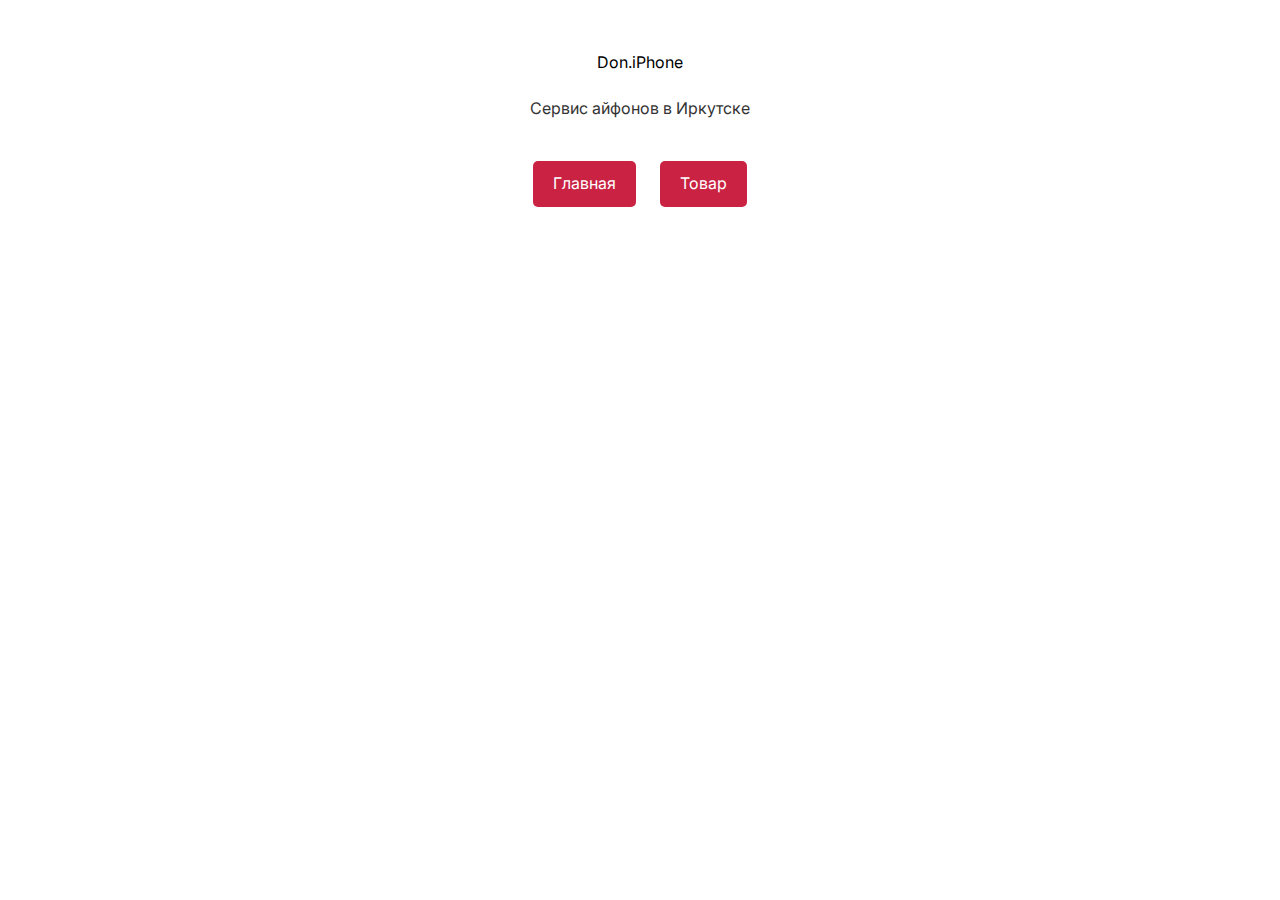
<file: index.html>
<!DOCTYPE html>
<html lang="ru">
<head>
    <meta charset="UTF-8">
    <meta name="viewport" content="width=device-width, initial-scale=1.0">
    <title>Don.iPhone</title>
    <link rel="preconnect" href="https://fonts.googleapis.com">
    <link rel="preconnect" href="https://fonts.gstatic.com" crossorigin>
    <link href="https://fonts.googleapis.com/css2?family=Inter:wght@300;400;500;600;700&display=swap" rel="stylesheet">
    <link rel="stylesheet" href="https://cdnjs.cloudflare.com/ajax/libs/font-awesome/6.4.0/css/all.min.css">
    <link rel="stylesheet" href="/assets/style/reset.css">
    <link rel="stylesheet" href="/assets/style/style.css">
    <style>
        body {
            text-align: center;
            padding: 50px;
            font-family: 'Inter', sans-serif;
            background-color: #fff;
            color: #333;
        }
        
        h1 {
            color: #000;
            margin-bottom: 20px;
        }
        
        p {
            margin-bottom: 30px;
            color: #333;
        }
        
        a {
            display: inline-block;
            margin: 10px;
            padding: 10px 20px;
            background: #c92243;
            color: white;
            text-decoration: none;
            border-radius: 5px;
        }
        
        a:hover {
            background: #333;
        }
    </style>
</head>
<body>
    <h1>Don.iPhone</h1>
    <p>Сервис айфонов в Иркутске</p>
    
    <a href="home.html">Главная</a>
    <a href="product.html">Товар</a>
</body>
</html>
</file>
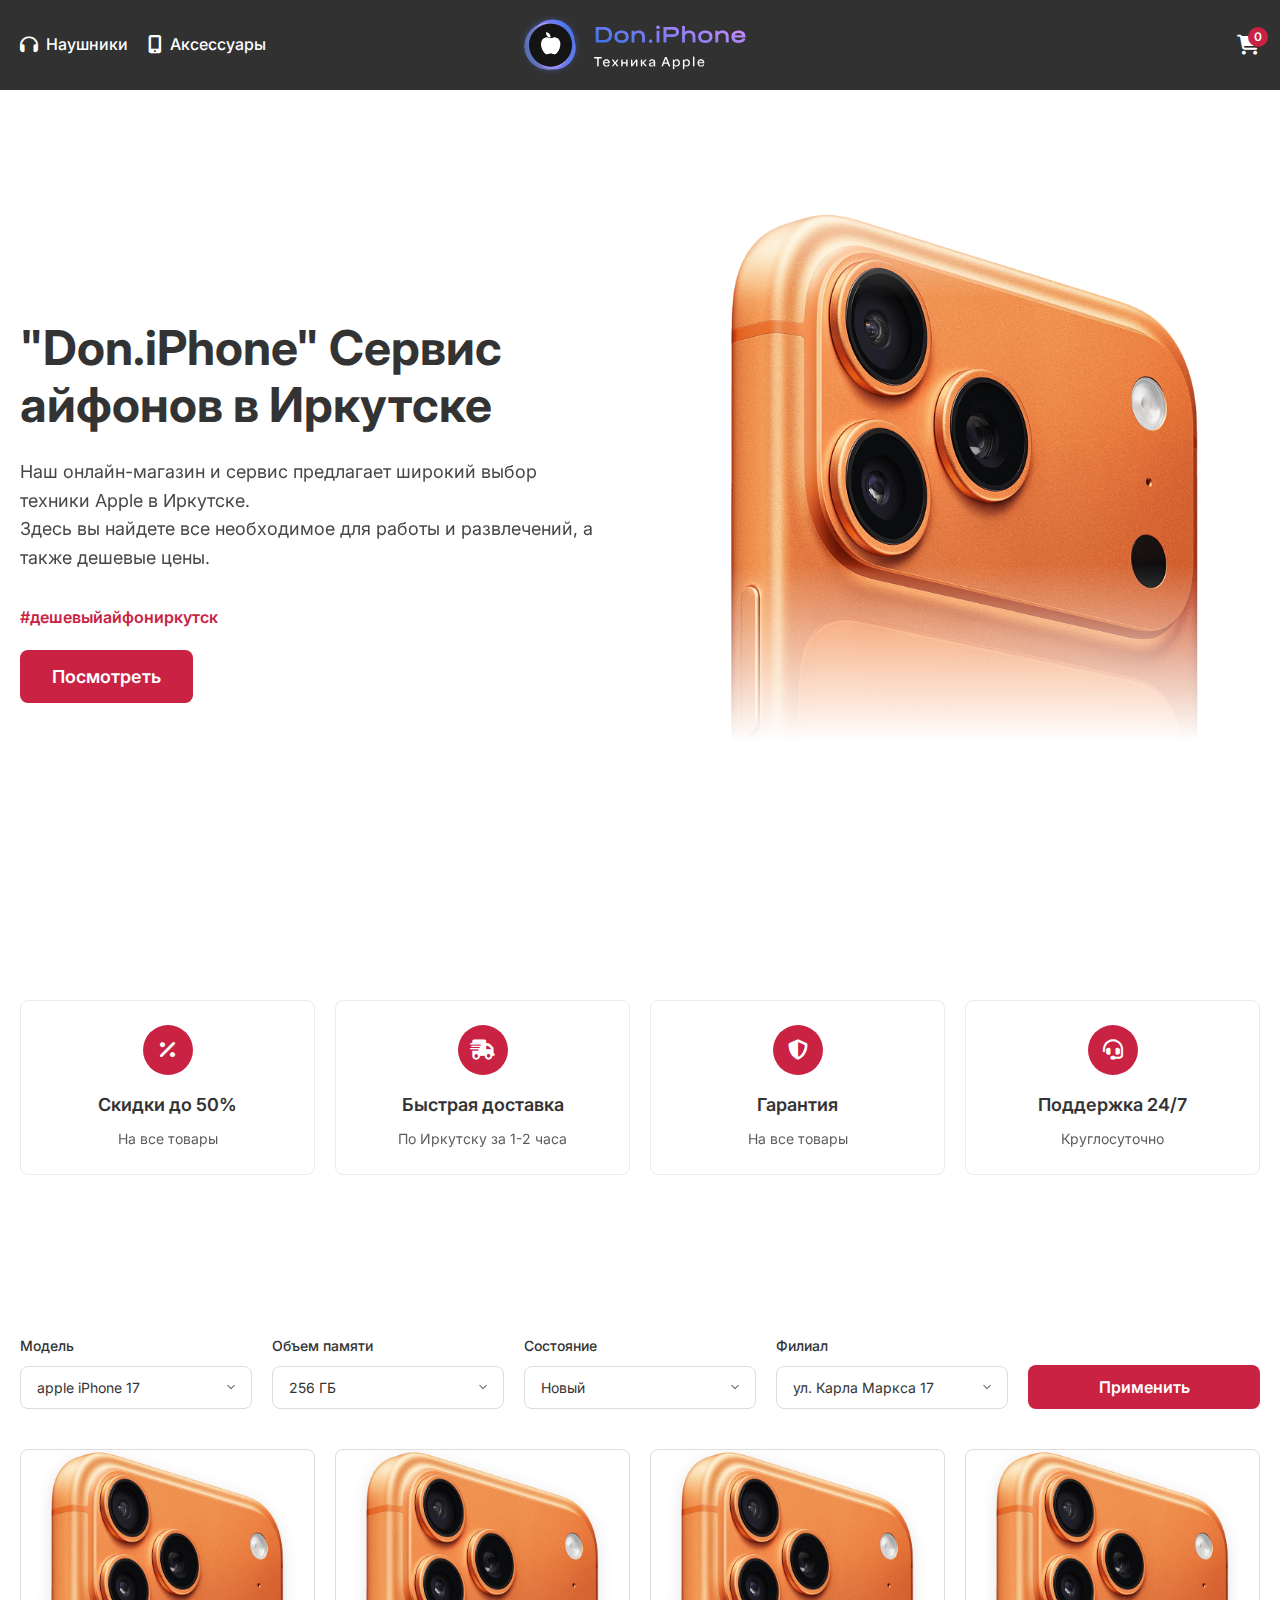
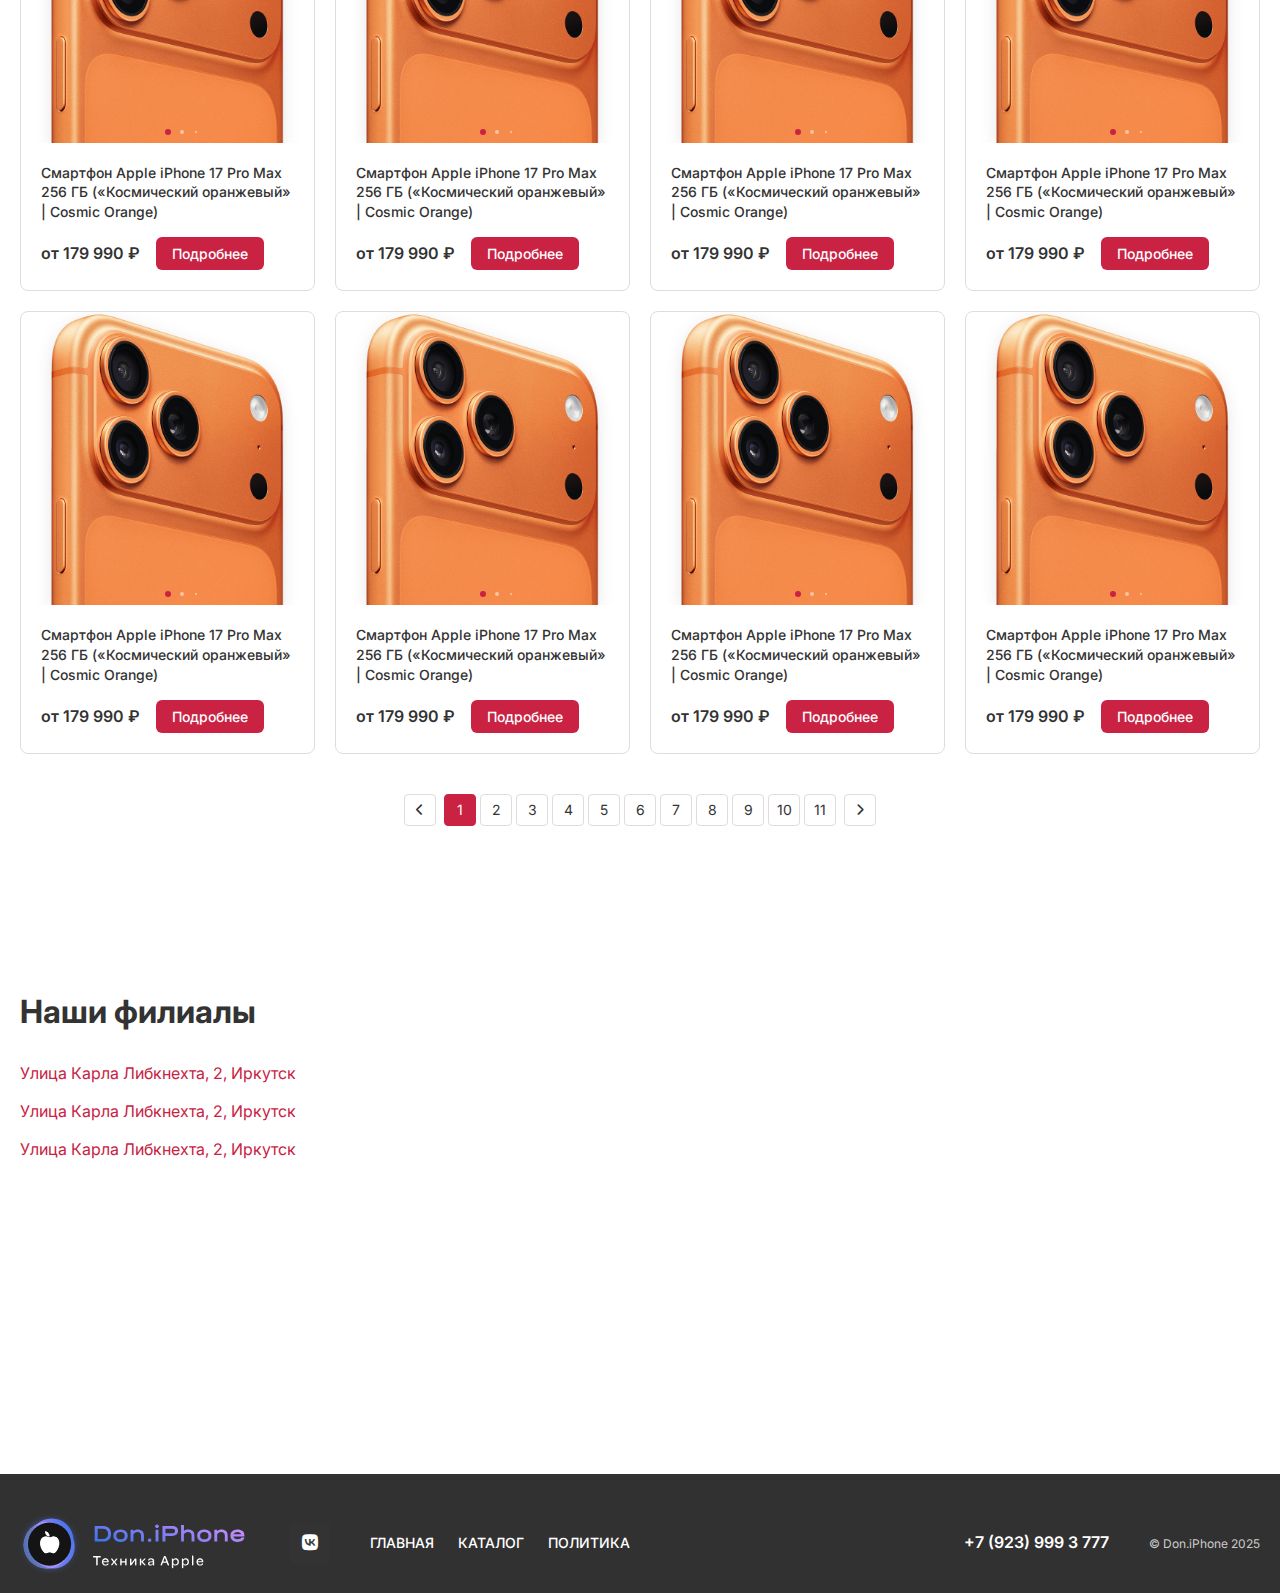
<file: home.html>
<!DOCTYPE html>
<html lang="ru">
<head>
    <!-- Meta tags -->
    <meta charset="UTF-8">
    <meta name="viewport" content="width=device-width, initial-scale=1.0">
    <title>DonipHome</title>
    
    <!-- External fonts -->
    <link rel="preconnect" href="https://fonts.googleapis.com">
    <link rel="preconnect" href="https://fonts.gstatic.com" crossorigin>
    <link href="https://fonts.googleapis.com/css2?family=Inter:wght@300;400;500;600;700&display=swap" rel="stylesheet">
    
    <!-- External libraries -->
    <link rel="stylesheet" href="https://cdnjs.cloudflare.com/ajax/libs/font-awesome/6.4.0/css/all.min.css">
    <link rel="stylesheet" href="https://cdn.jsdelivr.net/npm/swiper@11/swiper-bundle.min.css">
    
    <!-- Local stylesheets -->
    <link rel="stylesheet" href="/assets/style/reset.css">
    <link rel="stylesheet" href="/assets/style/style.css">
</head>
<body>
    <!-- ========================================== -->
    <!-- HEADER SECTION -->
    <!-- ========================================== -->
    <header class="header">
        <div class="container">
            <div class="header__content">
                <!-- Left navigation menu -->
                <div class="header__left">
                    <a href="#" class="header__link">
                        <i class="fas fa-headphones"></i>
                        <span>Наушники</span>
                    </a>
                    <a href="#" class="header__link">
                        <i class="fas fa-mobile-alt"></i>
                        <span>Аксессуары</span>
                    </a>
                </div>
                
                <!-- Logo -->
                <div class="header__logo">
                    <a href="/home.html">
                        <img src="/assets/img/logo.svg" alt="Don.iPhone Logo">
                    </a>
                </div>
                
                <!-- Right navigation (cart) -->
                <div class="header__right">
                    <a href="#" class="header__cart">
                        <i class="fas fa-shopping-cart"></i>
                        <span class="cart__count">0</span>
                    </a>
                </div>
            </div>
        </div>
    </header>
    <!-- ========================================== -->
    <!-- END HEADER SECTION -->
    <!-- ========================================== -->

    <!-- ========================================== -->
    <!-- HERO SECTION -->
    <!-- ========================================== -->
    <section class="hero">
        <div class="container">
            <div class="hero__content">
                <!-- Hero text content -->
                <div class="hero__text">
                    <h1 class="hero__title">"Don.iPhone" Сервис айфонов в Иркутске</h1>
                    <p class="hero__description">
                        Наш онлайн-магазин и сервис предлагает широкий выбор техники Apple в Иркутске.<br>
                        Здесь вы найдете все необходимое для работы и развлечений, а также дешевые цены.
                    </p>
                    <div class="hero__hashtag">#дешевыйайфониркутск</div>
                    <a href="#products" class="hero__button">Посмотреть</a>
                </div>
                
                <!-- Hero image -->
                <div class="hero__image">
                    <div class="hero__phone-container">
                        <img src="/assets/img/main.png" alt="iPhone" class="hero__phone">
                    </div>
                </div>
            </div>
        </div>
    </section>
    <!-- ========================================== -->
    <!-- END HERO SECTION -->
    <!-- ========================================== -->

    <!-- ========================================== -->
    <!-- PROMO SECTION -->
    <!-- ========================================== -->
    <section class="promo">
        <div class="container">
            <div class="promo__grid">
                <!-- Promo card 1: Discounts -->
                <div class="promo__card">
                    <div class="promo__icon">
                        <i class="fas fa-percentage"></i>
                    </div>
                    <h3 class="promo__title">Скидки до 50%</h3>
                    <p class="promo__text">На все товары</p>
                </div>
                
                <!-- Promo card 2: Fast delivery -->
                <div class="promo__card">
                    <div class="promo__icon">
                        <i class="fas fa-shipping-fast"></i>
                    </div>
                    <h3 class="promo__title">Быстрая доставка</h3>
                    <p class="promo__text">По Иркутску за 1-2 часа</p>
                </div>
                
                <!-- Promo card 3: Warranty -->
                <div class="promo__card">
                    <div class="promo__icon">
                        <i class="fas fa-shield-alt"></i>
                    </div>
                    <h3 class="promo__title">Гарантия</h3>
                    <p class="promo__text">На все товары</p>
                </div>
                
                <!-- Promo card 4: Support -->
                <div class="promo__card">
                    <div class="promo__icon">
                        <i class="fas fa-headset"></i>
                    </div>
                    <h3 class="promo__title">Поддержка 24/7</h3>
                    <p class="promo__text">Круглосуточно</p>
                </div>
            </div>
        </div>
    </section>
    <!-- ========================================== -->
    <!-- END PROMO SECTION -->
    <!-- ========================================== -->

    <!-- ========================================== -->
    <!-- PRODUCTS SECTION -->
    <!-- ========================================== -->
    <section class="products" id="products">
        <div class="container">
            <!-- Product filters -->
            <div class="products__filters">
                <!-- Model filter -->
                <div class="filter__item">
                    <label class="filter__label">Модель</label>
                    <select class="filter__select">
                        <option>apple iPhone 17</option>
                    </select>
                </div>
                
                <!-- Memory filter -->
                <div class="filter__item">
                    <label class="filter__label">Объем памяти</label>
                    <select class="filter__select">
                        <option>256 ГБ</option>
                    </select>
                </div>
                
                <!-- Condition filter -->
                <div class="filter__item">
                    <label class="filter__label">Состояние</label>
                    <select class="filter__select">
                        <option>Новый</option>
                    </select>
                </div>
                
                <!-- Branch filter -->
                <div class="filter__item">
                    <label class="filter__label">Филиал</label>
                    <select class="filter__select">
                        <option>ул. Карла Маркса 17</option>
                    </select>
                </div>
                
                <!-- Apply button -->
                <div class="filter__item">
                    <button type="submit" class="filter__button btn">Применить</button>
                </div>
            </div>
            
            <!-- Products grid -->
            <div class="products__grid">
                <!-- Product card 1 -->
                <div class="product__card">
                    <div class="product__gallery">
                        <div class="swiper product__swiper">
                            <div class="swiper-wrapper">
                                <div class="swiper-slide">
                                    <img src="/assets/img/main.png" alt="iPhone">
                                </div>
                                <div class="swiper-slide">
                                    <img src="/assets/img/main.png" alt="iPhone">
                                </div>
                                <div class="swiper-slide">
                                    <img src="/assets/img/main.png" alt="iPhone">
                                </div>
                            </div>
                            <div class="swiper-button-prev"></div>
                            <div class="swiper-button-next"></div>
                            <div class="swiper-pagination"></div>
                        </div>
                    </div>
                    <div class="product__info">
                        <h3 class="product__title">Смартфон Apple iPhone 17 Pro Max 256 ГБ («Космический оранжевый» | Cosmic Orange)</h3>
                        <div class="product__price">
                            <span class="price">от 179 990 ₽</span>
                            <button class="product__details">
                                Подробнее
                            </button>
                        </div>
                    </div>
                </div>
                
                <!-- Product card 2 -->
                <div class="product__card">
                    <div class="product__gallery">
                        <div class="swiper product__swiper">
                            <div class="swiper-wrapper">
                                <div class="swiper-slide">
                                    <img src="/assets/img/main.png" alt="iPhone">
                                </div>
                                <div class="swiper-slide">
                                    <img src="/assets/img/main.png" alt="iPhone">
                                </div>
                                <div class="swiper-slide">
                                    <img src="/assets/img/main.png" alt="iPhone">
                                </div>
                            </div>
                            <div class="swiper-button-prev"></div>
                            <div class="swiper-button-next"></div>
                            <div class="swiper-pagination"></div>
                        </div>
                    </div>
                    <div class="product__info">
                        <h3 class="product__title">Смартфон Apple iPhone 17 Pro Max 256 ГБ («Космический оранжевый» | Cosmic Orange)</h3>
                        <div class="product__price">
                            <span class="price">от 179 990 ₽</span>
                            <button class="product__details">
                                Подробнее
                            </button>
                        </div>
                    </div>
                </div>
                
                <!-- Product card 3 -->
                <div class="product__card">
                    <div class="product__gallery">
                        <div class="swiper product__swiper">
                            <div class="swiper-wrapper">
                                <div class="swiper-slide">
                                    <img src="/assets/img/main.png" alt="iPhone">
                                </div>
                                <div class="swiper-slide">
                                    <img src="/assets/img/main.png" alt="iPhone">
                                </div>
                                <div class="swiper-slide">
                                    <img src="/assets/img/main.png" alt="iPhone">
                                </div>
                            </div>
                            <div class="swiper-button-prev"></div>
                            <div class="swiper-button-next"></div>
                            <div class="swiper-pagination"></div>
                        </div>
                    </div>
                    <div class="product__info">
                        <h3 class="product__title">Смартфон Apple iPhone 17 Pro Max 256 ГБ («Космический оранжевый» | Cosmic Orange)</h3>
                        <div class="product__price">
                            <span class="price">от 179 990 ₽</span>
                            <button class="product__details">
                                Подробнее
                            </button>
                        </div>
                    </div>
                </div>
                
                <!-- Product card 4 -->
                <div class="product__card">
                    <div class="product__gallery">
                        <div class="swiper product__swiper">
                            <div class="swiper-wrapper">
                                <div class="swiper-slide">
                                    <img src="/assets/img/main.png" alt="iPhone">
                                </div>
                                <div class="swiper-slide">
                                    <img src="/assets/img/main.png" alt="iPhone">
                                </div>
                                <div class="swiper-slide">
                                    <img src="/assets/img/main.png" alt="iPhone">
                                </div>
                            </div>
                            <div class="swiper-button-prev"></div>
                            <div class="swiper-button-next"></div>
                            <div class="swiper-pagination"></div>
                        </div>
                    </div>
                    <div class="product__info">
                        <h3 class="product__title">Смартфон Apple iPhone 17 Pro Max 256 ГБ («Космический оранжевый» | Cosmic Orange)</h3>
                        <div class="product__price">
                            <span class="price">от 179 990 ₽</span>
                            <button class="product__details">
                                Подробнее
                            </button>
                        </div>
                    </div>
                </div>
                
                <!-- Product card 5 -->
                <div class="product__card">
                    <div class="product__gallery">
                        <div class="swiper product__swiper">
                            <div class="swiper-wrapper">
                                <div class="swiper-slide">
                                    <img src="/assets/img/main.png" alt="iPhone">
                                </div>
                                <div class="swiper-slide">
                                    <img src="/assets/img/main.png" alt="iPhone">
                                </div>
                                <div class="swiper-slide">
                                    <img src="/assets/img/main.png" alt="iPhone">
                                </div>
                            </div>
                            <div class="swiper-button-prev"></div>
                            <div class="swiper-button-next"></div>
                            <div class="swiper-pagination"></div>
                        </div>
                    </div>
                    <div class="product__info">
                        <h3 class="product__title">Смартфон Apple iPhone 17 Pro Max 256 ГБ («Космический оранжевый» | Cosmic Orange)</h3>
                        <div class="product__price">
                            <span class="price">от 179 990 ₽</span>
                            <button class="product__details">
                                Подробнее
                            </button>
                        </div>
                    </div>
                </div>
                
                <!-- Product card 6 -->
                <div class="product__card">
                    <div class="product__gallery">
                        <div class="swiper product__swiper">
                            <div class="swiper-wrapper">
                                <div class="swiper-slide">
                                    <img src="/assets/img/main.png" alt="iPhone">
                                </div>
                                <div class="swiper-slide">
                                    <img src="/assets/img/main.png" alt="iPhone">
                                </div>
                                <div class="swiper-slide">
                                    <img src="/assets/img/main.png" alt="iPhone">
                                </div>
                            </div>
                            <div class="swiper-button-prev"></div>
                            <div class="swiper-button-next"></div>
                            <div class="swiper-pagination"></div>
                        </div>
                    </div>
                    <div class="product__info">
                        <h3 class="product__title">Смартфон Apple iPhone 17 Pro Max 256 ГБ («Космический оранжевый» | Cosmic Orange)</h3>
                        <div class="product__price">
                            <span class="price">от 179 990 ₽</span>
                            <button class="product__details">
                                Подробнее
                            </button>
                        </div>
                    </div>
                </div>
                
                <!-- Product card 7 -->
                <div class="product__card">
                    <div class="product__gallery">
                        <div class="swiper product__swiper">
                            <div class="swiper-wrapper">
                                <div class="swiper-slide">
                                    <img src="/assets/img/main.png" alt="iPhone">
                                </div>
                                <div class="swiper-slide">
                                    <img src="/assets/img/main.png" alt="iPhone">
                                </div>
                                <div class="swiper-slide">
                                    <img src="/assets/img/main.png" alt="iPhone">
                                </div>
                            </div>
                            <div class="swiper-button-prev"></div>
                            <div class="swiper-button-next"></div>
                            <div class="swiper-pagination"></div>
                        </div>
                    </div>
                    <div class="product__info">
                        <h3 class="product__title">Смартфон Apple iPhone 17 Pro Max 256 ГБ («Космический оранжевый» | Cosmic Orange)</h3>
                        <div class="product__price">
                            <span class="price">от 179 990 ₽</span>
                            <button class="product__details">
                                Подробнее
                            </button>
                        </div>
                    </div>
                </div>
                
                <!-- Product card 8 -->
                <div class="product__card">
                    <div class="product__gallery">
                        <div class="swiper product__swiper">
                            <div class="swiper-wrapper">
                                <div class="swiper-slide">
                                    <img src="/assets/img/main.png" alt="iPhone">
                                </div>
                                <div class="swiper-slide">
                                    <img src="/assets/img/main.png" alt="iPhone">
                                </div>
                                <div class="swiper-slide">
                                    <img src="/assets/img/main.png" alt="iPhone">
                                </div>
                            </div>
                            <div class="swiper-button-prev"></div>
                            <div class="swiper-button-next"></div>
                            <div class="swiper-pagination"></div>
                        </div>
                    </div>
                    <div class="product__info">
                        <h3 class="product__title">Смартфон Apple iPhone 17 Pro Max 256 ГБ («Космический оранжевый» | Cosmic Orange)</h3>
                        <div class="product__price">
                            <span class="price">от 179 990 ₽</span>
                            <button class="product__details">
                                Подробнее
                            </button>
                        </div>
                    </div>
                </div>
            </div>
            
            <!-- Pagination -->
            <div class="pagination">
                <button class="pagination__arrow">
                    <i class="fas fa-chevron-left"></i>
                </button>
                <div class="pagination__numbers">
                    <span class="pagination__number pagination__number--active">1</span>
                    <span class="pagination__number">2</span>
                    <span class="pagination__number">3</span>
                    <span class="pagination__number">4</span>
                    <span class="pagination__number">5</span>
                    <span class="pagination__number">6</span>
                    <span class="pagination__number">7</span>
                    <span class="pagination__number">8</span>
                    <span class="pagination__number">9</span>
                    <span class="pagination__number">10</span>
                    <span class="pagination__number">11</span>
                </div>
                <button class="pagination__arrow">
                    <i class="fas fa-chevron-right"></i>
                </button>
            </div>
        </div>
    </section>
    <!-- ========================================== -->
    <!-- END PRODUCTS SECTION -->
    <!-- ========================================== -->

    <!-- ========================================== -->
    <!-- BRANCHES SECTION -->
    <!-- ========================================== -->
    <section class="branches">
        <div class="container">
            <div class="branches__content">
                <!-- Branch information -->
                <div class="branches__info">
                    <h2 class="branches__title">Наши филиалы</h2>
                    <div class="branches__addresses">
                        <a href="#" class="branches__address">Улица Карла Либкнехта, 2, Иркутск</a>
                        <a href="#" class="branches__address">Улица Карла Либкнехта, 2, Иркутск</a>
                        <a href="#" class="branches__address">Улица Карла Либкнехта, 2, Иркутск</a>
                    </div>
                </div>
                
                <!-- Map -->
                <div class="branches__map">
                    <iframe 
                        src="https://yandex.ru/map-widget/v1/?um=constructor%3A1234567890abcdef&amp;source=constructor&amp;ll=104.2803%2C52.2871&amp;z=13&amp;pt=104.2803%2C52.2871%2Cpm2rdm~104.2900%2C52.2950%2Cpm2rdm~104.2700%2C52.2800%2Cpm2rdm"
                        width="100%" 
                        height="400" 
                        style="border:0;" 
                        allowfullscreen="" 
                        loading="lazy">
                    </iframe>
                </div>
            </div>
        </div>
    </section>
    <!-- ========================================== -->
    <!-- END BRANCHES SECTION -->
    <!-- ========================================== -->

    <!-- ========================================== -->
    <!-- FOOTER SECTION -->
    <!-- ========================================== -->
    <footer class="footer">
        <div class="container">
            <div class="footer__content">
                <!-- Brand section -->
                <div class="footer__brand">
                    <div class="footer__logo">
                        <a href="/home.html">
                            <img src="/assets/img/logo.svg" alt="Don.iPhone">
                        </a>
                    </div>
                </div>
                
                <!-- Social links -->
                <div class="footer__social">
                    <a href="#" class="footer__social-link">
                        <i class="fab fa-vk"></i>
                    </a>
                </div>
                
                <!-- Navigation -->
                <div class="footer__nav">
                    <a href="#" class="footer__nav-link">ГЛАВНАЯ</a>
                    <a href="#" class="footer__nav-link">КАТАЛОГ</a>
                    <a href="#" class="footer__nav-link">ПОЛИТИКА</a>
                </div>
                
                <!-- Contact info -->
                <div class="footer__contact">
                    <a href="tel:+79239993777" class="footer__phone">+7 (923) 999 3 777</a>
                </div>
                
                <!-- Copyright -->
                <div class="footer__copyright">
                    <span>© Don.iPhone 2025</span>
                </div>
            </div>
        </div>
    </footer>
    <!-- ========================================== -->
    <!-- END FOOTER SECTION -->
    <!-- ========================================== -->
    
    <!-- ========================================== -->
    <!-- JAVASCRIPT SECTION -->
    <!-- ========================================== -->
    <script src="https://cdn.jsdelivr.net/npm/swiper@11/swiper-bundle.min.js"></script>
    <script src="/assets/js/product.js"></script>
    <!-- ========================================== -->
    <!-- END JAVASCRIPT SECTION -->
    <!-- ========================================== -->
</body>
</html>
</file>
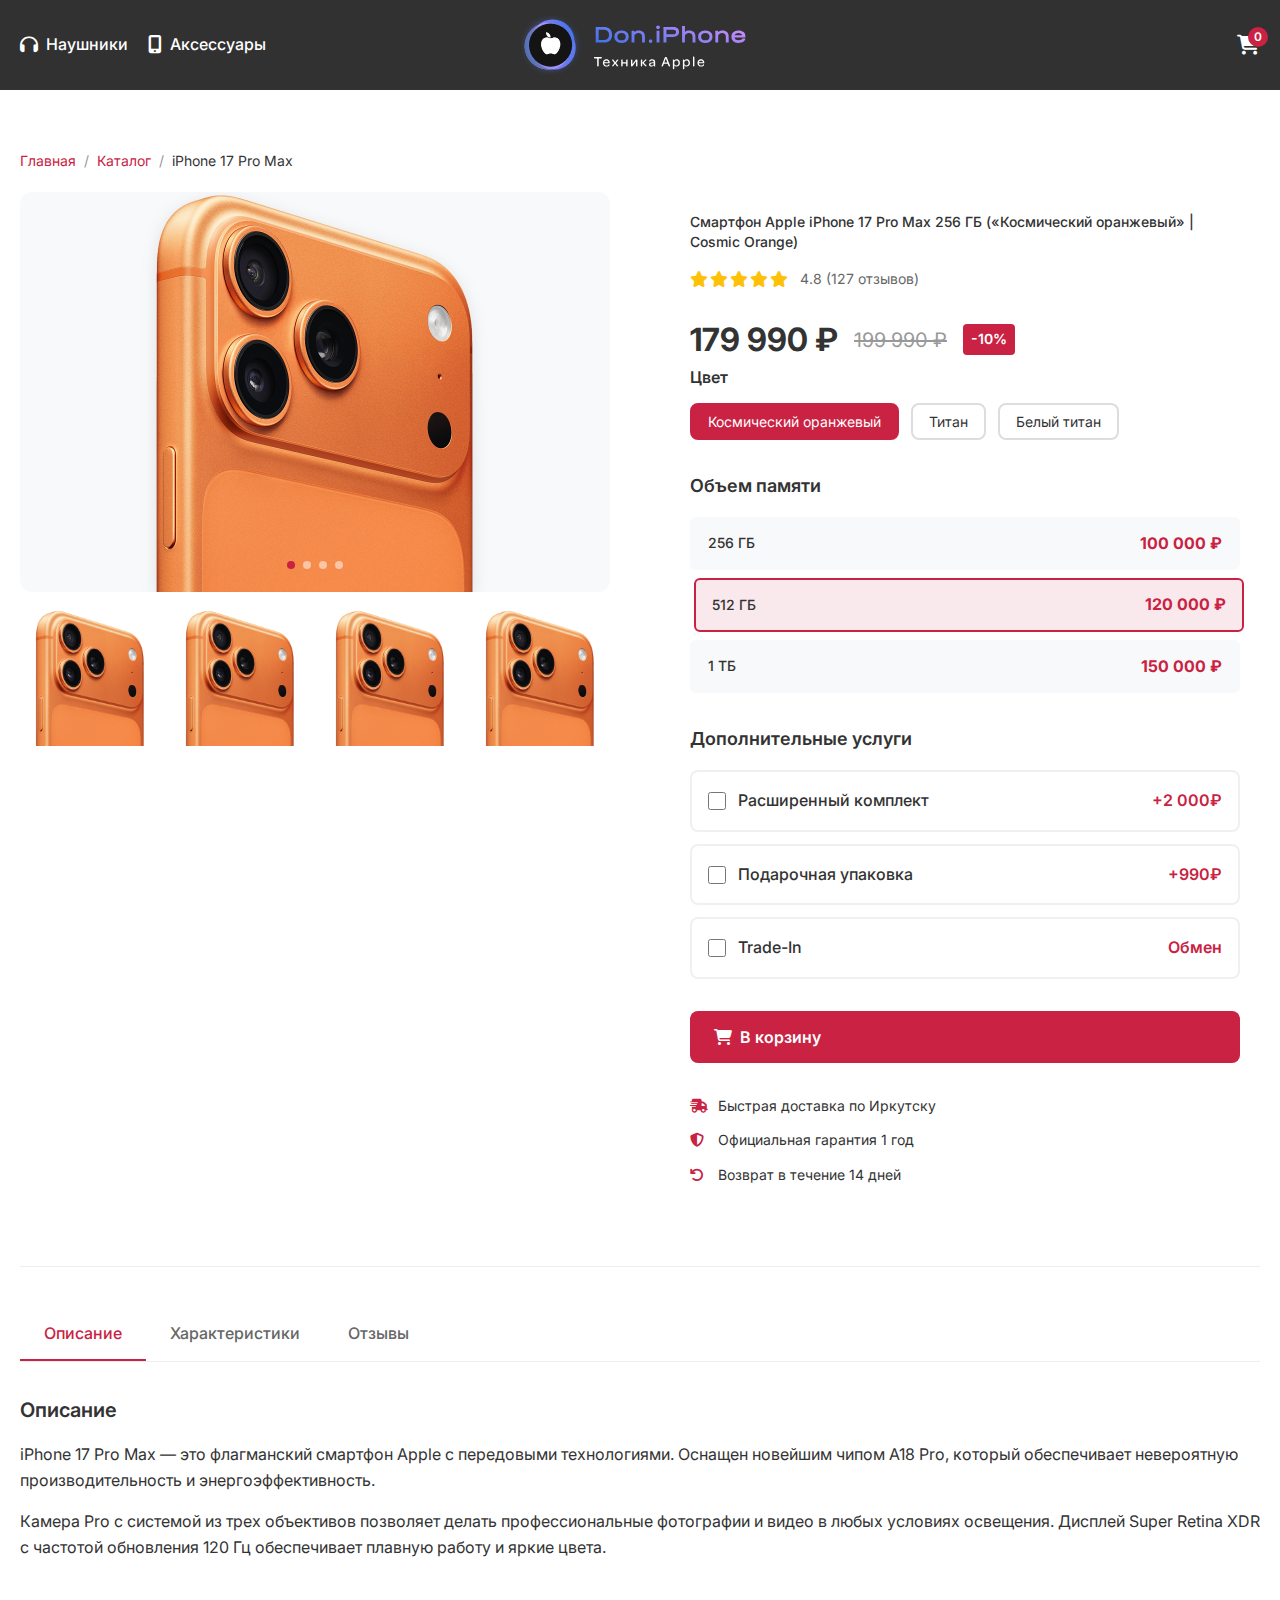
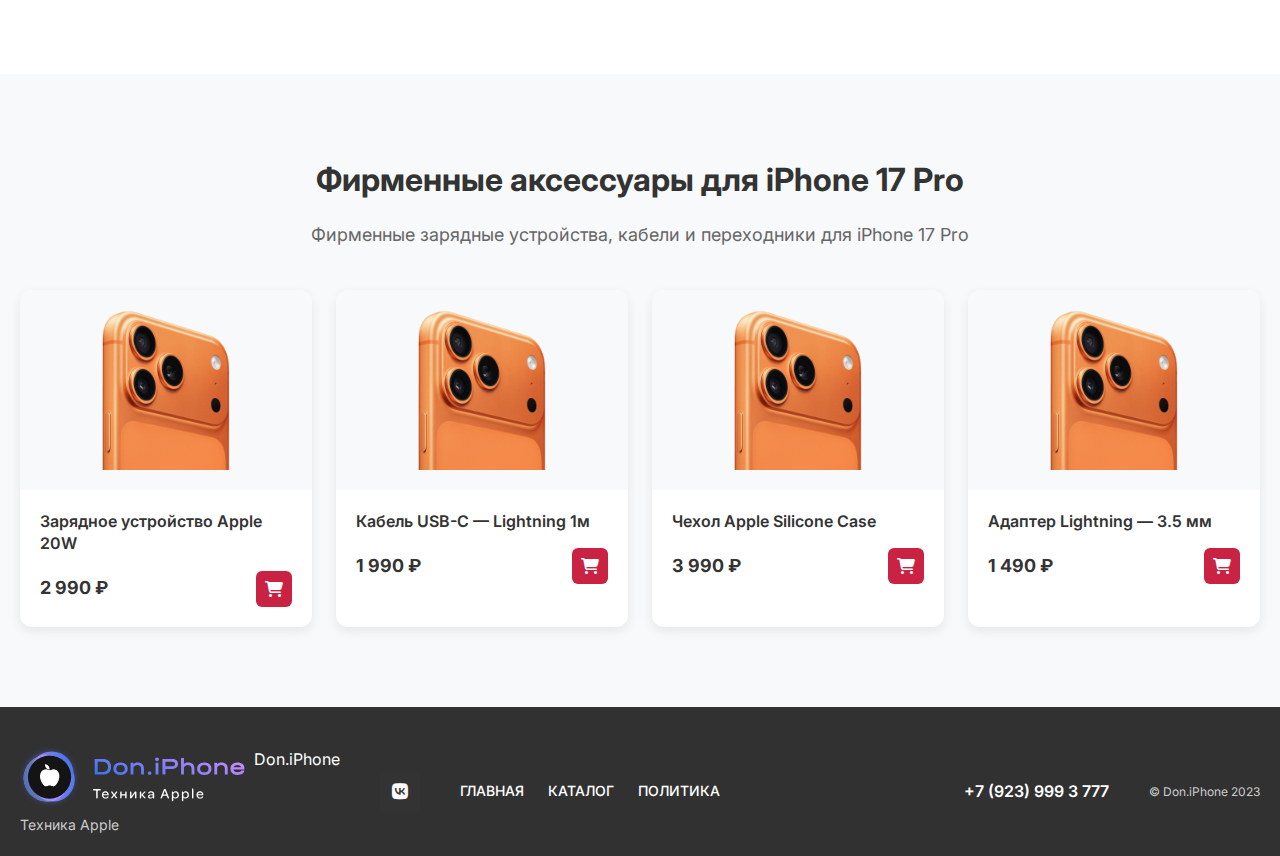
<file: product.html>
<!DOCTYPE html>
<html lang="ru">
<head>
    <!-- Meta tags -->
    <meta charset="UTF-8">
    <meta name="viewport" content="width=device-width, initial-scale=1.0">
    <title>iPhone 17 Pro Max - Don.iPhone</title>
    
    <!-- External fonts -->
    <link rel="preconnect" href="https://fonts.googleapis.com">
    <link rel="preconnect" href="https://fonts.gstatic.com" crossorigin>
    <link href="https://fonts.googleapis.com/css2?family=Inter:wght@300;400;500;600;700&display=swap" rel="stylesheet">
    
    <!-- External libraries -->
    <link rel="stylesheet" href="https://cdnjs.cloudflare.com/ajax/libs/font-awesome/6.4.0/css/all.min.css">
    <link rel="stylesheet" href="https://cdn.jsdelivr.net/npm/swiper@11/swiper-bundle.min.css">
    
    <!-- Local stylesheets -->
    <link rel="stylesheet" href="/assets/style/reset.css">
    <link rel="stylesheet" href="/assets/style/style.css">
</head>
<body>
    <!-- ========================================== -->
    <!-- HEADER SECTION -->
    <!-- ========================================== -->
    <header class="header">
        <div class="container">
            <div class="header__content">
                <!-- Left navigation menu -->
                <div class="header__left">
                    <a href="#" class="header__link">
                        <i class="fas fa-headphones"></i>
                        <span>Наушники</span>
                    </a>
                    <a href="#" class="header__link">
                        <i class="fas fa-mobile-alt"></i>
                        <span>Аксессуары</span>
                    </a>
                </div>
                
                <!-- Logo -->
                <div class="header__logo">
                    <a href="/home.html">
                        <img src="/assets/img/logo.svg" alt="Don.iPhone Logo">
                    </a>
                </div>
                
                <!-- Right navigation (cart) -->
                <div class="header__right">
                    <a href="#" class="header__cart">
                        <i class="fas fa-shopping-cart"></i>
                        <span class="cart__count">0</span>
                    </a>
                </div>
            </div>
        </div>
    </header>
    <!-- ========================================== -->
    <!-- END HEADER SECTION -->
    <!-- ========================================== -->

    <!-- ========================================== -->
    <!-- MAIN CONTENT SECTION -->
    <!-- ========================================== -->
    <main class="product-page">
        <div class="container">
            <!-- Breadcrumbs navigation -->
            <div class="breadcrumbs">
                <a href="/index.html" class="breadcrumbs__link">Главная</a>
                <span class="breadcrumbs__separator">/</span>
                <a href="/index.html#products" class="breadcrumbs__link">Каталог</a>
                <span class="breadcrumbs__separator">/</span>
                <span class="breadcrumbs__current">iPhone 17 Pro Max</span>
            </div>

            <!-- Product details section -->
            <div class="product">
                <!-- Product gallery -->
                <div class="product__gallery">
                    <!-- Main product slider -->
                    <div class="swiper product__swiper product__swiper--main">
                        <div class="swiper-wrapper">
                            <div class="swiper-slide">
                                <img src="/assets/img/main.png" alt="iPhone 17 Pro Max">
                            </div>
                            <div class="swiper-slide">
                                <img src="/assets/img/main.png" alt="iPhone 17 Pro Max">
                            </div>
                            <div class="swiper-slide">
                                <img src="/assets/img/main.png" alt="iPhone 17 Pro Max">
                            </div>
                            <div class="swiper-slide">
                                <img src="/assets/img/main.png" alt="iPhone 17 Pro Max">
                            </div>
                        </div>
                        <div class="swiper-button-prev"></div>
                        <div class="swiper-button-next"></div>
                        <div class="swiper-pagination"></div>
                    </div>
                    
                    <!-- Product thumbnails -->
                    <div class="swiper product__thumbnails" id="productThumbnails">
                        <div class="swiper-wrapper">
                            <div class="swiper-slide product__thumbnail">
                                <img src="/assets/img/main.png" alt="iPhone 17 Pro Max">
                            </div>
                            <div class="swiper-slide product__thumbnail">
                                <img src="/assets/img/main.png" alt="iPhone 17 Pro Max">
                            </div>
                            <div class="swiper-slide product__thumbnail">
                                <img src="/assets/img/main.png" alt="iPhone 17 Pro Max">
                            </div>
                            <div class="swiper-slide product__thumbnail">
                                <img src="/assets/img/main.png" alt="iPhone 17 Pro Max">
                            </div>
                        </div>
                    </div>
                </div>

                <!-- Product information -->
                <div class="product__info">
                    <!-- Product title -->
                    <h1 class="product__title">Смартфон Apple iPhone 17 Pro Max 256 ГБ («Космический оранжевый» | Cosmic Orange)</h1>
                    
                    <!-- Product rating -->
                    <div class="product__rating">
                        <div class="rating__stars">
                            <i class="fas fa-star"></i>
                            <i class="fas fa-star"></i>
                            <i class="fas fa-star"></i>
                            <i class="fas fa-star"></i>
                            <i class="fas fa-star"></i>
                        </div>
                        <span class="rating__text">4.8 (127 отзывов)</span>
                    </div>

                    <!-- Product pricing -->
                    <div class="product__price">
                        <span class="price__current">179 990 ₽</span>
                        <span class="price__old">199 990 ₽</span>
                        <span class="price__discount">-10%</span>
                    </div>

                    <!-- Product options -->
                    <div class="product__options">
                        <!-- Color option -->
                        <div class="option">
                            <label class="option__label">Цвет</label>
                            <div class="option__values">
                                <button class="option__value option__value--active">Космический оранжевый</button>
                                <button class="option__value">Титан</button>
                                <button class="option__value">Белый титан</button>
                            </div>
                        </div>

                    </div>

                    <!-- Memory prices -->
                    <div class="product__memory-prices">
                        <h3 class="memory-prices__title">Объем памяти</h3>
                        <div class="memory-prices__list">
                            <div class="memory-price__item" data-memory="256" data-price="100000">
                                <span class="memory-price__size">256 ГБ</span>
                                <span class="memory-price__value">100 000 ₽</span>
                            </div>
                            <div class="memory-price__item memory-price__item--active" data-memory="512" data-price="120000">
                                <span class="memory-price__size">512 ГБ</span>
                                <span class="memory-price__value">120 000 ₽</span>
                            </div>
                            <div class="memory-price__item" data-memory="1024" data-price="150000">
                                <span class="memory-price__size">1 ТБ</span>
                                <span class="memory-price__value">150 000 ₽</span>
                            </div>
                        </div>
                    </div>

                    <!-- Additional services -->
                    <div class="product__addons">
                        <h3 class="addons__title">Дополнительные услуги</h3>
                        <div class="addons__list">
                            <!-- Extended kit addon -->
                            <label class="addon__item">
                                <input type="checkbox" class="addon__checkbox">
                                <div class="addon__content">
                                    <div class="addon__info">
                                        <span class="addon__name">Расширенный комплект</span>
                                        <span class="addon__price">+2 000₽</span>
                                    </div>
                                </div>
                            </label>
                            
                            <!-- Gift packaging addon -->
                            <label class="addon__item">
                                <input type="checkbox" class="addon__checkbox">
                                <div class="addon__content">
                                    <div class="addon__info">
                                        <span class="addon__name">Подарочная упаковка</span>
                                        <span class="addon__price">+990₽</span>
                                    </div>
                                </div>
                            </label>
                            
                            <!-- Trade-in addon -->
                            <label class="addon__item">
                                <input type="checkbox" class="addon__checkbox">
                                <div class="addon__content">
                                    <div class="addon__info">
                                        <span class="addon__name">Trade-In</span>
                                        <span class="addon__price">Обмен</span>
                                    </div>
                                </div>
                            </label>
                        </div>
                    </div>

                    <!-- Product actions -->
                    <div class="product__actions">
                        <button class="btn btn--primary">
                            <i class="fas fa-shopping-cart"></i>
                            В корзину
                        </button>
                    </div>

                    <!-- Product features -->
                    <div class="product__features">
                        <div class="feature">
                            <i class="fas fa-shipping-fast"></i>
                            <span>Быстрая доставка по Иркутску</span>
                        </div>
                        <div class="feature">
                            <i class="fas fa-shield-alt"></i>
                            <span>Официальная гарантия 1 год</span>
                        </div>
                        <div class="feature">
                            <i class="fas fa-undo"></i>
                            <span>Возврат в течение 14 дней</span>
                        </div>
                    </div>
                </div>
            </div>

            <!-- Product tabs section -->
            <div class="product__tabs">
                <!-- Tab navigation -->
                <div class="tabs__nav">
                    <button class="tabs__button tabs__button--active" data-tab="description">Описание</button>
                    <button class="tabs__button" data-tab="specs">Характеристики</button>
                    <button class="tabs__button" data-tab="reviews">Отзывы</button>
                </div>
                
                <!-- Tab content -->
                <div class="tabs__content">
                    <!-- Description tab -->
                    <div class="tabs__panel tabs__panel--active" id="description">
                        <h3>Описание</h3>
                        <p>iPhone 17 Pro Max — это флагманский смартфон Apple с передовыми технологиями. Оснащен новейшим чипом A18 Pro, который обеспечивает невероятную производительность и энергоэффективность.</p>
                        <p>Камера Pro с системой из трех объективов позволяет делать профессиональные фотографии и видео в любых условиях освещения. Дисплей Super Retina XDR с частотой обновления 120 Гц обеспечивает плавную работу и яркие цвета.</p>
                    </div>
                    
                    <!-- Specifications tab -->
                    <div class="tabs__panel" id="specs">
                        <h3>Характеристики</h3>
                        <div class="specs__list">
                            <div class="spec__item">
                                <span class="spec__label">Экран:</span>
                                <span class="spec__value">6.7" Super Retina XDR</span>
                            </div>
                            <div class="spec__item">
                                <span class="spec__label">Процессор:</span>
                                <span class="spec__value">A18 Pro</span>
                            </div>
                            <div class="spec__item">
                                <span class="spec__label">Память:</span>
                                <span class="spec__value">256/512 ГБ/1 ТБ</span>
                            </div>
                            <div class="spec__item">
                                <span class="spec__label">Камера:</span>
                                <span class="spec__value">48 МП + 12 МП + 12 МП</span>
                            </div>
                            <div class="spec__item">
                                <span class="spec__label">Батарея:</span>
                                <span class="spec__value">До 29 часов видео</span>
                            </div>
                        </div>
                    </div>
                    
                    <!-- Reviews tab -->
                    <div class="tabs__panel" id="reviews">
                        <h3>Отзывы</h3>
                        <div class="reviews__list">
                            <!-- Review 1 -->
                            <div class="review__item">
                                <div class="review__header">
                                    <span class="review__author">Алексей М.</span>
                                    <div class="review__rating">
                                        <i class="fas fa-star"></i>
                                        <i class="fas fa-star"></i>
                                        <i class="fas fa-star"></i>
                                        <i class="fas fa-star"></i>
                                        <i class="fas fa-star"></i>
                                    </div>
                                </div>
                                <p class="review__text">Отличный телефон! Камера просто потрясающая, батарея держит весь день. Рекомендую!</p>
                            </div>
                            
                            <!-- Review 2 -->
                            <div class="review__item">
                                <div class="review__header">
                                    <span class="review__author">Мария К.</span>
                                    <div class="review__rating">
                                        <i class="fas fa-star"></i>
                                        <i class="fas fa-star"></i>
                                        <i class="fas fa-star"></i>
                                        <i class="fas fa-star"></i>
                                        <i class="far fa-star"></i>
                                    </div>
                                </div>
                                <p class="review__text">Хороший телефон, но цена кусается. Качество на высоте.</p>
                            </div>
                        </div>
                    </div>
                </div>
            </div>
        </div>
    </main>
    <!-- ========================================== -->
    <!-- END MAIN CONTENT SECTION -->
    <!-- ========================================== -->

    <!-- ========================================== -->
    <!-- ACCESSORIES SECTION -->
    <!-- ========================================== -->
    <section class="accessories">
        <div class="container">
            <!-- Accessories header -->
            <div class="accessories__header">
                <h2 class="accessories__title">Фирменные аксессуары для iPhone 17 Pro</h2>
                <p class="accessories__subtitle">Фирменные зарядные устройства, кабели и переходники для iPhone 17 Pro</p>
            </div>
            
            <!-- Accessories grid -->
            <div class="accessories__grid">
                <!-- Charger accessory -->
                <div class="accessory__card">
                    <div class="accessory__image">
                        <img src="/assets/img/main.png" alt="Зарядное устройство">
                    </div>
                    <div class="accessory__info">
                        <h3 class="accessory__name">Зарядное устройство Apple 20W</h3>
                        <div class="accessory__price">
                            <span class="price">2 990 ₽</span>
                            <button class="accessory__cart">
                                <i class="fas fa-shopping-cart"></i>
                            </button>
                        </div>
                    </div>
                </div>
                
                <!-- USB-C cable accessory -->
                <div class="accessory__card">
                    <div class="accessory__image">
                        <img src="/assets/img/main.png" alt="Кабель USB-C">
                    </div>
                    <div class="accessory__info">
                        <h3 class="accessory__name">Кабель USB-C — Lightning 1м</h3>
                        <div class="accessory__price">
                            <span class="price">1 990 ₽</span>
                            <button class="accessory__cart">
                                <i class="fas fa-shopping-cart"></i>
                            </button>
                        </div>
                    </div>
                </div>
                
                <!-- Case accessory -->
                <div class="accessory__card">
                    <div class="accessory__image">
                        <img src="/assets/img/main.png" alt="Чехол">
                    </div>
                    <div class="accessory__info">
                        <h3 class="accessory__name">Чехол Apple Silicone Case</h3>
                        <div class="accessory__price">
                            <span class="price">3 990 ₽</span>
                            <button class="accessory__cart">
                                <i class="fas fa-shopping-cart"></i>
                            </button>
                        </div>
                    </div>
                </div>
                
                <!-- Adapter accessory -->
                <div class="accessory__card">
                    <div class="accessory__image">
                        <img src="/assets/img/main.png" alt="Адаптер">
                    </div>
                    <div class="accessory__info">
                        <h3 class="accessory__name">Адаптер Lightning — 3.5 мм</h3>
                        <div class="accessory__price">
                            <span class="price">1 490 ₽</span>
                            <button class="accessory__cart">
                                <i class="fas fa-shopping-cart"></i>
                            </button>
                        </div>
                    </div>
                </div>
            </div>
        </div>
    </section>
    <!-- ========================================== -->
    <!-- END ACCESSORIES SECTION -->
    <!-- ========================================== -->

    <!-- ========================================== -->
    <!-- FOOTER SECTION -->
    <!-- ========================================== -->
    <footer class="footer">
        <div class="container">
            <div class="footer__content">
                <!-- Brand section -->
                <div class="footer__brand">
                    <div class="footer__logo">
                        <a href="/home.html">
                            <img src="/assets/img/logo.svg" alt="Don.iPhone">
                        </a>
                        <span>Don.iPhone</span>
                    </div>
                    <p class="footer__tagline">Техника Apple</p>
                </div>
                
                <!-- Social links -->
                <div class="footer__social">
                    <a href="#" class="footer__social-link">
                        <i class="fab fa-vk"></i>
                    </a>
                </div>
                
                <!-- Navigation -->
                <div class="footer__nav">
                    <a href="#" class="footer__nav-link">ГЛАВНАЯ</a>
                    <a href="#" class="footer__nav-link">КАТАЛОГ</a>
                    <a href="#" class="footer__nav-link">ПОЛИТИКА</a>
                </div>
                
                <!-- Contact info -->
                <div class="footer__contact">
                    <a href="tel:+79239993777" class="footer__phone">+7 (923) 999 3 777</a>
                </div>
                
                <!-- Copyright -->
                <div class="footer__copyright">
                    <span>© Don.iPhone 2023</span>
                </div>
            </div>
        </div>
    </footer>
    <!-- ========================================== -->
    <!-- END FOOTER SECTION -->
    <!-- ========================================== -->

    <!-- ========================================== -->
    <!-- JAVASCRIPT SECTION -->
    <!-- ========================================== -->
    <script src="https://cdn.jsdelivr.net/npm/swiper@11/swiper-bundle.min.js"></script>
    <script src="/assets/js/product.js"></script>
    <!-- ========================================== -->
    <!-- END JAVASCRIPT SECTION -->
    <!-- ========================================== -->
</body>
</html>
</file>
<file: assets/style/style.css>
:root {
    --primary-bg: #313131;
    --secondary-bg: #fff;
    --accent-color: #c92243;
    --text-primary: #fff;
    --text-secondary: #333;
    --border-color: #333;
    --hover-bg: #333;
}

html {
    scroll-behavior: smooth;
}

body {
    font-family: 'Inter', sans-serif;
    background-color: #fff;
    color: var(--text-secondary);
    line-height: 1.6;
}

.container {
    max-width: 1400px;
    margin: 0 auto;
    padding: 0 20px;
}

.header {
    background: var(--primary-bg);
    border-bottom: 1px solid var(--border-color);
    position: sticky;
    top: 0;
    z-index: 100;
}

.header__content {
    display: flex;
    align-items: center;
    justify-content: space-between;
    padding: 15px 0;
    min-height: 70px;
}

.header__left {
    display: flex;
    gap: 20px;
}

.header__link {
    display: flex;
    align-items: center;
    gap: 8px;
    color: var(--text-primary);
    font-weight: 500;
    transition: color 0.3s ease;
    text-decoration: none;
}

.header__link:hover {
    color: var(--accent-color);
}

.header__link i {
    font-size: 18px;
}

.header__logo h1 {
    font-size: 28px;
    font-weight: 700;
    color: var(--text-primary);
    margin: 0;
}

.header__right {
    display: flex;
    max-width: 254px;
    width: 100%;
    justify-content: flex-end;
    align-items: flex-end;
}

.header__cart {
    position: relative;
    display: flex;
    align-items: center;
    gap: 8px;
    color: var(--text-primary);
    font-weight: 500;
    text-decoration: none;
    transition: color 0.3s ease;
}

.header__cart:hover {
    color: var(--accent-color);
}

.header__cart i {
    font-size: 20px;
}

.cart__count {
    background: var(--accent-color);
    color: white;
    border-radius: 50%;
    width: 20px;
    height: 20px;
    display: flex;
    align-items: center;
    justify-content: center;
    font-size: 12px;
    font-weight: 600;
    position: absolute;
    top: -8px;
    right: -8px;
}

@media (max-width: 768px) {
    .container {
        padding: 0 15px;
    }
    
    .header__content {
        padding: 12px 0;
        min-height: 60px;
    }
    
    .header__left {
        gap: 15px;
    }
    
    .header__link {
        flex-direction: column;
        gap: 4px;
        font-size: 12px;
    }
    
    .header__link i {
        font-size: 16px;
    }
    
    .header__logo h1 {
        font-size: 22px;
    }
    
    .header__cart {
        flex-direction: column;
        gap: 4px;
    }
    
    .header__cart i {
        font-size: 18px;
    }
}

@media (max-width: 480px) {
    .header__left {
        gap: 10px;
    }
    
    .header__link span {
        display: none;
    }
    
    .header__link {
        padding: 8px;
        border-radius: 8px;
        background: var(--hover-bg);
    }
    
    .header__logo h1 {
        font-size: 18px;
    }
    
    .header__cart span {
        display: none;
    }
    
    .header__cart {
        padding: 8px;
        border-radius: 8px;
        background: var(--hover-bg);
    }
}

.hero {
    padding: 120px 0;
    min-height: 90vh;
    display: flex;
    align-items: center;
}

.hero__content {
    display: grid;
    grid-template-columns: 1fr 1fr;
    gap: 60px;
    align-items: center;
}

.hero__title {
    font-size: 48px;
    font-weight: 700;
    color: var(--text-secondary);
    margin-bottom: 24px;
    line-height: 1.2;
}

.hero__description {
    font-size: 18px;
    color: var(--text-secondary);
    margin-bottom: 32px;
    line-height: 1.6;
    opacity: 0.9;
}

.hero__hashtag {
    font-size: 16px;
    color: var(--accent-color);
    font-weight: 600;
    margin-bottom: 32px;
}

.hero__button {
    background: var(--accent-color);
    color: white;
    border: none;
    padding: 16px 32px;
    font-size: 18px;
    font-weight: 600;
    border-radius: 8px;
    cursor: pointer;
    transition: all 0.3s ease;
    font-family: inherit;
}

.hero__button:hover {
    background: #a01d35;
    transform: translateY(-2px);
}

.hero__image {
    display: flex;
    justify-content: center;
    align-items: center;
}

.hero__phone-container {
    position: relative;
    display: inline-block;
}

.hero__phone-container::before {
    content: '';
    position: absolute;
    top: 0;
    left: 0;
    right: 0;
    bottom: 0;
    background: linear-gradient(to bottom, 
        rgba(255, 255, 255, 0.5) 0%, 
        rgba(255, 255, 255, 0) 15%, 
        rgba(255, 255, 255, 0) 60%, 
        rgba(255, 255, 255, 1) 90%);
    border-radius: 20px;
    pointer-events: none;
    z-index: 1;
}

.promo {
    padding: 80px 0;
}

.promo__grid {
    display: grid;
    grid-template-columns: repeat(4, 1fr);
    gap: 20px;
}

.promo__card {
    background: white;
    border: 1px solid #e9ecef;
    border-radius: 8px;
    padding: 24px;
    text-align: center;
    transition: all 0.3s ease;
}

.promo__card:hover {
    transform: translateY(-2px);
    box-shadow: 0 4px 12px rgba(0, 0, 0, 0.1);
}

.promo__icon {
    width: 50px;
    height: 50px;
    margin: 0 auto 16px;
    display: flex;
    align-items: center;
    justify-content: center;
    background: var(--accent-color);
    border-radius: 50%;
    color: white;
}

.promo__icon i {
    font-size: 20px;
}

.promo__title {
    font-size: 18px;
    font-weight: 600;
    color: var(--text-secondary);
    margin: 0 0 8px 0;
}

.promo__text {
    font-size: 14px;
    color: var(--text-secondary);
    margin: 0;
    opacity: 0.8;
}


@media (max-width: 768px) {
    .promo__grid {
        grid-template-columns: repeat(2, 1fr);
        gap: 15px;
    }
    
    .promo__card {
        padding: 20px;
    }
    
    .promo__title {
        font-size: 16px;
    }
    
    .promo__text {
        font-size: 13px;
    }
}

@media (max-width: 480px) {
    .promo__grid {
        grid-template-columns: 1fr 1fr;
    }
    
    .promo__card {
        padding: 18px;
    }
    
    .promo__title {
        font-size: 15px;
    }
    
    .promo__text {
        font-size: 12px;
    }
}

.products {
    padding: 80px 0;
    background: white;
}

.products__filters {
    display: grid;
    grid-template-columns: repeat(5, 1fr);
    gap: 20px;
    margin-bottom: 40px;
}

.filter__button{
    background: var(--accent-color);
    color: white;
    border: none;
    text-align: center !important;
    justify-content: center;
    padding: 12px 32px !important;
}

.filter__item {
    display: flex;
    flex-direction: column;
    justify-content: flex-end;
}

.filter__label {
    font-size: 14px;
    font-weight: 500;
    color: var(--text-secondary);
    margin-bottom: 8px;
}

.filter__select {
    position: relative;
    padding: 12px 16px;
    border: 1px solid #ddd;
    border-radius: 8px;
    background: white;
    font-size: 14px;
    color: var(--text-secondary);
    cursor: pointer;
    appearance: none;
    background-image: url("data:image/svg+xml,%3csvg xmlns='http://www.w3.org/2000/svg' fill='none' viewBox='0 0 20 20'%3e%3cpath stroke='%236b7280' stroke-linecap='round' stroke-linejoin='round' stroke-width='1.5' d='m6 8 4 4 4-4'/%3e%3c/svg%3e");
    background-position: right 12px center;
    background-repeat: no-repeat;
    background-size: 16px;
    padding-right: 40px;
    transition: all 0.3s ease;
}

.filter__select:hover {
    border-color: #999;
}

.filter__select:focus {
    outline: none;
    border-color: var(--accent-color);
    box-shadow: 0 0 0 3px rgba(201, 34, 67, 0.1);
}

.products__grid {
    display: grid;
    grid-template-columns: repeat(4, 1fr);
    gap: 20px;
    margin-bottom: 40px;
}

.product__card {
    background: white;
    border: 1px solid #ddd;
    border-radius: 8px;
    overflow: hidden;
    transition: all 0.3s ease;
}

.product__card:hover {
    transform: translateY(-2px);
    box-shadow: 0 4px 12px rgba(0, 0, 0, 0.1);
}

.product__gallery {
    position: relative;
    overflow: hidden;
    border-radius: 8px 8px 0 0;
}

.product__swiper {
    width: 100%;
    height: 100%;
}

.product__swiper .swiper-slide {
    display: flex;
    align-items: stretch;
    justify-content: center;
}

.product__swiper .swiper-slide img {
    max-width: 100%;
    height: 100%;
    max-height: 100%;
    object-fit: cover;
    filter: drop-shadow(0 4px 8px rgba(0, 0, 0, 0.1));
}

.product__swiper .swiper-button-prev,
.product__swiper .swiper-button-next {
    width: 32px;
    height: 32px;
    background: rgba(255, 255, 255, 0.9);
    border-radius: 50%;
    opacity: 0;
    transition: all 0.3s ease;
}

.product__gallery:hover .product__swiper .swiper-button-prev,
.product__gallery:hover .product__swiper .swiper-button-next {
    opacity: 1;
}

.product__swiper .swiper-button-prev:hover,
.product__swiper .swiper-button-next:hover {
    background: white;
    box-shadow: 0 4px 12px rgba(0, 0, 0, 0.15);
}

.product__swiper .swiper-button-prev:after,
.product__swiper .swiper-button-next:after {
    font-size: 12px;
    color: var(--text-secondary);
    font-weight: 600;
}

.product__swiper .swiper-pagination {
    bottom: 8px;
}

.product__swiper .swiper-pagination-bullet {
    width: 6px;
    height: 6px;
    background: rgba(255, 255, 255, 0.5);
    opacity: 1;
    transition: all 0.3s ease;
}

.product__swiper .swiper-pagination-bullet-active {
    background: var(--accent-color);
}

.product__info {
    padding: 20px;
}

.product__title {
    font-size: 14px;
    font-weight: 500;
    color: var(--text-secondary);
    margin: 0 0 16px 0;
    line-height: 1.4;
}

.product__price {
    display: flex;
    align-items: center;
}

.price {
    font-size: 16px;
    font-weight: 600;
    color: var(--text-secondary);
}

.product__details {
    padding: 8px 16px;
    background: var(--accent-color);
    border: none;
    border-radius: 6px;
    color: white;
    font-size: 14px;
    font-weight: 500;
    cursor: pointer;
    transition: all 0.3s ease;
    white-space: nowrap;
}

.product__details:hover {
    background: #a01d35;
    transform: translateY(-1px);
    box-shadow: 0 4px 8px rgba(201, 34, 67, 0.3);
}

.pagination {
    display: flex;
    justify-content: center;
    align-items: center;
    gap: 8px;
}

.pagination__arrow {
    width: 32px;
    height: 32px;
    border: 1px solid #ddd;
    background: white;
    border-radius: 4px;
    cursor: pointer;
    display: flex;
    align-items: center;
    justify-content: center;
    transition: all 0.3s ease;
}

.pagination__arrow:hover {
    background: #f8f9fa;
}

.pagination__arrow i {
    font-size: 12px;
    color: var(--text-secondary);
}

.pagination__numbers {
    display: flex;
    gap: 4px;
}

.pagination__number {
    width: 32px;
    height: 32px;
    display: flex;
    align-items: center;
    justify-content: center;
    border: 1px solid #ddd;
    background: white;
    border-radius: 4px;
    cursor: pointer;
    font-size: 14px;
    color: var(--text-secondary);
    transition: all 0.3s ease;
}

.pagination__number:hover {
    background: #f8f9fa;
}

.pagination__number--active {
    background: var(--accent-color);
    color: white;
    border-color: var(--accent-color);
}

@media (max-width: 768px) {
    .products__filters {
        grid-template-columns: repeat(2, 1fr);
        gap: 15px;
    }
    
    .products__grid {
        grid-template-columns: repeat(2, 1fr);
        gap: 15px;
    }
    
    /* .product__gallery {
        height: 150px;
    } */
    
    .product__swiper .swiper-button-prev,
    .product__swiper .swiper-button-next {
        width: 28px;
        height: 28px;
    }
    
    .product__swiper .swiper-button-prev:after,
    .product__swiper .swiper-button-next:after {
        font-size: 10px;
    }
    
    .product__details {
        padding: 6px 12px;
        font-size: 12px;
    }
    
    .product__info {
        padding: 15px;
    }
    
    .product__title {
        font-size: 13px;
    }
    
    .price {
        font-size: 14px;
    }
    
    .pagination__numbers {
        gap: 2px;
    }
    
    .pagination__number {
        width: 28px;
        height: 28px;
        font-size: 12px;
    }
}

@media (max-width: 480px) {
    .products__filters {
        grid-template-columns: 1fr;
    }
    
    .products__grid {
        grid-template-columns: 1fr;
    }
    
    .pagination__numbers {
        flex-wrap: wrap;
        justify-content: center;
    }
}

.branches {
    padding: 80px 0;
    background: white;
}

.branches__content {
    display: grid;
    grid-template-columns: 1fr 1fr;
    gap: 40px;
    align-items: start;
}

.branches__title {
    font-size: 32px;
    font-weight: 700;
    color: var(--text-secondary);
    margin: 0 0 24px 0;
}

.branches__addresses {
    display: flex;
    flex-direction: column;
    gap: 12px;
}

.branches__address {
    color: var(--accent-color);
    text-decoration: none;
    font-size: 16px;
    transition: color 0.3s ease;
}

.branches__address:hover {
    color: #a01d35;
    text-decoration: underline;
}

.branches__map {
    border-radius: 8px;
}

.branches__map iframe {
    width: 100%;
    border-radius: 8px;
    height: 400px;
    border: none;
}

.footer {
    background: var(--primary-bg);
    padding: 40px 0 20px;
    color: white;
}

.footer__content {
    display: grid;
    grid-template-columns: auto auto 1fr auto auto;
    gap: 40px;
    align-items: center;
}

.footer__brand {
    display: flex;
    flex-direction: column;
    gap: 8px;
}



.footer__tagline {
    font-size: 14px;
    color: #ccc;
    margin: 0;
}

.footer__social-link {
    display: flex;
    align-items: center;
    justify-content: center;
    width: 40px;
    height: 40px;
    background: #333;
    border-radius: 4px;
    color: white;
    text-decoration: none;
    transition: all 0.3s ease;
}

.footer__social-link:hover {
    background: var(--accent-color);
}

.footer__social-link i {
    font-size: 18px;
}

.footer__nav {
    display: flex;
    gap: 24px;
}

.footer__nav-link {
    color: white;
    text-decoration: none;
    font-size: 14px;
    font-weight: 500;
    transition: color 0.3s ease;
}

.footer__nav-link:hover {
    color: var(--accent-color);
}

.footer__phone {
    color: white;
    text-decoration: none;
    font-size: 16px;
    font-weight: 600;
    transition: color 0.3s ease;
}

.footer__phone:hover {
    color: var(--accent-color);
}

.footer__copyright {
    font-size: 12px;
    color: #ccc;
}

@media (max-width: 768px) {
    .branches__content {
        grid-template-columns: 1fr;
        gap: 30px;
    }
    
    .branches__title {
        font-size: 24px;
    }
    
    .footer__content {
        grid-template-columns: 1fr;
        gap: 24px;
        text-align: center;
    }
    
    .footer__nav {
        justify-content: center;
    }
}

@media (max-width: 480px) {
    .branches {
        padding: 60px 0;
    }
    
    .branches__title {
        font-size: 20px;
    }
    
    .branches__address {
        font-size: 14px;
    }
    
    .footer {
        padding: 30px 0 15px;
    }
    
    .footer__nav {
        flex-direction: column;
        gap: 12px;
    }
}

.breadcrumbs {
    padding: 20px 0;
    display: flex;
    align-items: center;
    gap: 8px;
    font-size: 14px;
}

.breadcrumbs__link {
    color: var(--accent-color);
    text-decoration: none;
    transition: color 0.3s ease;
}

.breadcrumbs__link:hover {
    color: #a01d35;
}

.breadcrumbs__separator {
    color: #999;
}

.breadcrumbs__current {
    color: var(--text-secondary);
}

.product-page {
    padding: 40px 0 80px;
}

.product {
    display: grid;
    grid-template-columns: 1fr 1fr;
    gap: 60px;
    margin-bottom: 60px;
}

.product__gallery {
    position: relative;
}

.product__swiper--main {
    position: relative;
    width: 100%;
    height: 400px;
    border-radius: 12px;
    overflow: hidden;
    background: #f8f9fa;
    margin-bottom: 16px;
}

.product__swiper--main .swiper-slide {
    display: flex;
    align-items: center;
    justify-content: center;
}

.product__swiper--main .swiper-slide img {
    max-width: 100%;
    max-height: 100%;
    object-fit: contain;
}

.product__slider {
    position: relative;
    width: 100%;
    height: 800px;
    border-radius: 12px;
    overflow: hidden;
    background: #f8f9fa;
}

.slider__container {
    width: 100%;
    height: 100%;
    position: relative;
    overflow: hidden;
}

.slider__track {
    display: flex;
    width: 400%;
    height: 100%;
    transition: transform 0.3s ease;
}

.slider__slide {
    width: 25%;
    height: 100%;
    display: flex;
    align-items: center;
    justify-content: center;
    flex-shrink: 0;
}

.slider__slide img {
    max-width: 100%;
    max-height: 100%;
    object-fit: contain;
}

.slider__btn {
    position: absolute;
    top: 50%;
    transform: translateY(-50%);
    width: 40px;
    height: 40px;
    background: rgba(255, 255, 255, 0.9);
    border: none;
    border-radius: 50%;
    cursor: pointer;
    display: flex;
    align-items: center;
    justify-content: center;
    transition: all 0.3s ease;
    z-index: 2;
}

.slider__btn:hover {
    background: white;
    box-shadow: 0 4px 12px rgba(0, 0, 0, 0.15);
}

.slider__btn--prev {
    left: 16px;
}

.slider__btn--next {
    right: 16px;
}

.footer__social{
    display: flex;
    justify-content: center;
}

.slider__btn i {
    font-size: 14px;
    color: var(--text-secondary);
}

.slider__dots {
    position: absolute;
    bottom: 16px;
    left: 50%;
    transform: translateX(-50%);
    display: flex;
    gap: 8px;
    z-index: 2;
}

.slider__dot {
    width: 8px;
    height: 8px;
    border-radius: 50%;
    background: rgba(255, 255, 255, 0.5);
    cursor: pointer;
    transition: all 0.3s ease;
}

.slider__dot.active {
    background: var(--accent-color);
}

.slider__dot:hover {
    background: rgba(255, 255, 255, 0.8);
}

.product__thumbnails {
    margin-top: 16px;
}

.product__thumbnails.swiper {
    padding-bottom: 0;
}

.product__thumbnails .swiper-slide {
    width: auto;
    height: 80px;
}

.product__thumbnail {
    width: 80px;
    height: 80px;
    border: 2px solid transparent;
    border-radius: 8px;
    overflow: hidden;
    cursor: pointer;
    transition: all 0.3s ease;
    flex-shrink: 0;
}

.product__thumbnails .product__thumbnail {
    width: 100%;
    height: 100%;
}

.product__thumbnail:hover {
    border-color: var(--accent-color);
    transform: scale(1.05);
}

.product__thumbnails .swiper-slide-thumb-active .product__thumbnail {
    border-color: var(--accent-color);
    box-shadow: 0 0 0 2px rgba(201, 34, 67, 0.2);
}

.product__thumbnail.active {
    border-color: var(--accent-color);
    box-shadow: 0 0 0 2px rgba(201, 34, 67, 0.2);
}

.product__thumbnail img {
    width: 100%;
    height: 100%;
    object-fit: cover;
}

.product__swiper--main .swiper-button-prev,
.product__swiper--main .swiper-button-next {
    width: 40px;
    height: 40px;
    background: rgba(255, 255, 255, 0.9);
    border-radius: 50%;
}

.product__swiper--main .swiper-button-prev:hover,
.product__swiper--main .swiper-button-next:hover {
    background: white;
    box-shadow: 0 4px 12px rgba(0, 0, 0, 0.15);
}

.product__swiper--main .swiper-button-prev:after,
.product__swiper--main .swiper-button-next:after {
    font-size: 14px;
    color: var(--text-secondary);
    font-weight: 600;
}

.product__swiper--main .swiper-pagination {
    bottom: 16px;
}

.product__swiper--main .swiper-pagination-bullet {
    width: 8px;
    height: 8px;
    background: rgba(255, 255, 255, 0.5);
}

.product__swiper--main .swiper-pagination-bullet-active {
    background: var(--accent-color);
}

.product__rating {
    display: flex;
    align-items: center;
    gap: 12px;
    margin-bottom: 24px;
}

.rating__stars {
    display: flex;
    gap: 2px;
    color: #ffc107;
}

.rating__text {
    font-size: 14px;
    color: #666;
}

.product__price {
    display: flex;
    align-items: center;
    gap: 16px;
}

.price__current {
    font-size: 32px;
    font-weight: 700;
    color: var(--text-secondary);
}

.price__old {
    font-size: 20px;
    color: #999;
    text-decoration: line-through;
}

.price__discount {
    background: var(--accent-color);
    color: white;
    padding: 4px 8px;
    border-radius: 4px;
    font-size: 14px;
    font-weight: 600;
}

.product__options {
    margin-bottom: 32px;
}

.option {
    margin-bottom: 24px;
}

.option__label {
    display: block;
    font-size: 16px;
    font-weight: 600;
    color: var(--text-secondary);
    margin-bottom: 12px;
}

.option__values {
    display: flex;
    gap: 12px;
    flex-wrap: wrap;
}

.option__value {
    padding: 8px 16px;
    border: 2px solid #ddd;
    border-radius: 8px;
    background: white;
    color: var(--text-secondary);
    cursor: pointer;
    transition: all 0.3s ease;
    font-size: 14px;
}

.option__value:hover {
    border-color: var(--accent-color);
}

.option__value--active {
    border-color: var(--accent-color);
    background: var(--accent-color);
    color: white;
}

.product__actions {
    display: flex;
    gap: 16px;
    margin-bottom: 32px;
}

.btn {
    padding: 16px 24px;
    border: none;
    border-radius: 8px;
    font-size: 16px;
    font-weight: 600;
    cursor: pointer;
    transition: all 0.3s ease;
    display: flex;
    align-items: center;
    gap: 8px;
    text-decoration: none;
}

.btn--primary {
    background: var(--accent-color);
    color: white;
    flex: 1;
}

.btn--primary:hover {
    background: #a01d35;
    transform: translateY(-2px);
}

.btn--secondary {
    background: white;
    color: var(--text-secondary);
    border: 2px solid #ddd;
}

.btn--secondary:hover {
    border-color: var(--accent-color);
    color: var(--accent-color);
}

.product__addons {
    margin-bottom: 32px;
}

.addons__title {
    font-size: 18px;
    font-weight: 600;
    color: var(--text-secondary);
    margin: 0 0 16px 0;
}

.addons__list {
    display: flex;
    flex-direction: column;
    gap: 12px;
}

.addon__item {
    display: flex;
    align-items: center;
    padding: 16px;
    border: 2px solid #f0f0f0;
    border-radius: 8px;
    cursor: pointer;
    transition: all 0.3s ease;
}

.addon__item:hover {
    border-color: var(--accent-color);
    background: rgba(201, 34, 67, 0.05);
}

.addon__checkbox {
    margin-right: 12px;
    width: 18px;
    height: 18px;
    accent-color: var(--accent-color);
}

.addon__content {
    flex: 1;
}

.addon__info {
    display: flex;
    justify-content: space-between;
    align-items: center;
}

.addon__name {
    font-size: 16px;
    font-weight: 500;
    color: var(--text-secondary);
}

.addon__price {
    font-size: 16px;
    font-weight: 600;
    color: var(--accent-color);
}

.addon__item:has(.addon__checkbox:checked) {
    border-color: var(--accent-color);
    background: rgba(201, 34, 67, 0.1);
}

.product__memory-prices {
    margin-bottom: 32px;
}

.memory-prices__title {
    font-size: 18px;
    font-weight: 600;
    color: var(--text-secondary);
    margin: 0 0 16px 0;
}

.memory-prices__list {
    display: flex;
    flex-direction: column;
    gap: 8px;
}

.memory-price__item {
    display: flex;
    justify-content: space-between;
    align-items: center;
    padding: 12px 16px;
    background: #f8f9fa;
    border-radius: 6px;
    transition: all 0.3s ease;
    cursor: pointer;
    border: 2px solid transparent;
}

.memory-price__item:hover {
    background: rgba(201, 34, 67, 0.05);
    transform: translateX(4px);
}

.memory-price__item--active {
    background: rgba(201, 34, 67, 0.1);
    border-color: var(--accent-color);
    transform: translateX(4px);
}

.memory-price__item--active .memory-price__value {
    color: var(--accent-color);
    font-weight: 700;
}

.memory-price__size {
    font-size: 14px;
    color: var(--text-secondary);
    font-weight: 500;
}

.memory-price__value {
    font-size: 16px;
    font-weight: 700;
    color: var(--accent-color);
}

.product__features {
    display: flex;
    flex-direction: column;
    gap: 12px;
}

.feature {
    display: flex;
    align-items: center;
    gap: 12px;
    font-size: 14px;
    color: var(--text-secondary);
}

.feature i {
    color: var(--accent-color);
    width: 16px;
}

.product__tabs {
    border-top: 1px solid #eee;
    padding-top: 40px;
}

.tabs__nav {
    display: flex;
    gap: 0;
    margin-bottom: 32px;
    border-bottom: 1px solid #eee;
}

.tabs__button {
    padding: 16px 24px;
    border: none;
    background: none;
    color: #666;
    font-size: 16px;
    font-weight: 500;
    cursor: pointer;
    border-bottom: 2px solid transparent;
    transition: all 0.3s ease;
}

.tabs__button:hover {
    color: var(--text-secondary);
}

.tabs__button--active {
    color: var(--accent-color);
    border-bottom-color: var(--accent-color);
}

.tabs__content {
    min-height: 200px;
}

.tabs__panel {
    display: none;
}

.tabs__panel--active {
    display: block;
}

.tabs__panel h3 {
    font-size: 20px;
    font-weight: 600;
    color: var(--text-secondary);
    margin: 0 0 16px 0;
}

.tabs__panel p {
    font-size: 16px;
    line-height: 1.6;
    color: var(--text-secondary);
    margin: 0 0 16px 0;
}

.specs__list {
    display: flex;
    flex-direction: column;
    gap: 12px;
}

.spec__item {
    display: flex;
    justify-content: space-between;
    align-items: center;
    padding: 12px 0;
    border-bottom: 1px solid #f0f0f0;
}

.spec__label {
    font-weight: 600;
    color: var(--text-secondary);
}

.spec__value {
    color: #666;
    text-align: right;
}

.reviews__list {
    display: flex;
    flex-direction: column;
    gap: 20px;
}

.review__item {
        padding: 20px;
    background: #f8f9fa;
    border-radius: 8px;
}

.review__header {
    display: flex;
    justify-content: space-between;
    align-items: center;
    margin-bottom: 12px;
}

.review__author {
    font-weight: 600;
    color: var(--text-secondary);
}

.review__rating {
    display: flex;
    gap: 2px;
    color: #ffc107;
}

.review__text {
    font-size: 14px;
    line-height: 1.5;
    color: var(--text-secondary);
    margin: 0;
}

.accessories {
    padding: 80px 0;
    background: #f8f9fa;
}

.accessories__header {
    text-align: center;
    margin-bottom: 40px;
}

.accessories__title {
    font-size: 32px;
    font-weight: 700;
    color: var(--text-secondary);
    margin: 0 0 16px 0;
}

.accessories__subtitle {
    font-size: 18px;
    color: #666;
    margin: 0;
}

.accessories__grid {
    display: grid;
    grid-template-columns: repeat(4, 1fr);
    gap: 24px;
}

.accessory__card {
    background: white;
    border-radius: 12px;
    overflow: hidden;
    box-shadow: 0 4px 12px rgba(0, 0, 0, 0.08);
    transition: all 0.3s ease;
}

.accessory__card:hover {
    transform: translateY(-4px);
    box-shadow: 0 8px 25px rgba(0, 0, 0, 0.15);
}

.accessory__image {
    height: 200px;
    display: flex;
    align-items: center;
    justify-content: center;
    background: #f8f9fa;
    padding: 20px;
}

.accessory__image img {
    max-width: 100%;
    max-height: 100%;
    object-fit: contain;
}

.accessory__info {
    padding: 20px;
}

.accessory__name {
        font-size: 16px;
    font-weight: 600;
    color: var(--text-secondary);
    margin: 0 0 16px 0;
    line-height: 1.4;
}

.accessory__price {
    display: flex;
    justify-content: space-between;
    align-items: center;
}

.accessory__price .price {
    font-size: 18px;
    font-weight: 700;
    color: var(--text-secondary);
}

.accessory__cart {
    width: 36px;
    height: 36px;
    background: var(--accent-color);
    border: none;
    border-radius: 6px;
    color: white;
    cursor: pointer;
    display: flex;
    align-items: center;
    justify-content: center;
    transition: all 0.3s ease;
}

.accessory__cart:hover {
    background: #a01d35;
    transform: scale(1.1);
}

.accessory__cart i {
    font-size: 16px;
}

@media (max-width: 768px) {
    .accessories {
        padding: 60px 0;
    }
    
    .accessories__title {
        font-size: 24px;
    }
    
    .accessories__subtitle {
        font-size: 16px;
    }
    
    .accessories__grid {
        grid-template-columns: repeat(2, 1fr);
        gap: 16px;
    }
    
    .accessory__image {
        height: 150px;
    }
    
    .accessory__name {
        font-size: 14px;
    }
    
    .accessory__price .price {
        font-size: 16px;
    }
}

@media (max-width: 480px) {
    .accessories__grid {
        grid-template-columns: 1fr;
    }
}

@media (max-width: 768px) {
    .product {
        grid-template-columns: 1fr;
        gap: 40px;
    }
    
    .product__title {
        font-size: 24px;
    }
    
    .product__actions {
        flex-direction: column;
    }
    
    .tabs__nav {
        flex-direction: column;
        gap: 0;
    }
    
    .tabs__button {
        text-align: left;
        border-bottom: 1px solid #eee;
    }
}

@media (max-width: 480px) {
    .product {
        grid-template-columns: 1fr;
        gap: 20px;
    }
    
    .product__slider {
        height: 400px;
    }
    
    .product__thumbnails {
        gap: 8px;
        margin-top: 12px;
    }
    
    .product__thumbnail {
        width: 50px;
        height: 50px;
    }
    
    .product__title {
        font-size: 16px;
        line-height: 1.3;
    }
    
    .product__price {
        flex-direction: row;
        align-items: center;
        gap: 12px;
    }
    
    .price__current {
        font-size: 20px;
    }
    
    .price__old {
        font-size: 14px;
    }
    
    .product__options {
        margin-bottom: 20px;
    }
    
    .option__values {
        gap: 6px;
    }
    
    .option__value {
        padding: 4px 8px;
        font-size: 12px;
    }
    
    .product__addons {
        margin-bottom: 20px;
    }
    
    .addon__item {
        padding: 10px;
    }
    
    .addon__name {
        font-size: 13px;
    }
    
    .addon__price {
        font-size: 13px;
    }
    
    .memory-prices__title {
        font-size: 16px;
    }
    
    .memory-price__item {
        padding: 10px 12px;
    }
    
    .memory-price__size {
        font-size: 13px;
    }
    
    .memory-price__value {
        font-size: 14px;
    }
    
    .product__actions {
        margin-bottom: 20px;
    }
    
    .btn {
        padding: 12px 16px;
        font-size: 13px;
    }
    
    .product__features {
        gap: 6px;
    }
    
    .feature {
        font-size: 12px;
    }
    
    .tabs__button {
        padding: 10px 12px;
        font-size: 13px;
    }
    
    .tabs__panel h3 {
        font-size: 16px;
    }
    
    .tabs__panel p {
        font-size: 13px;
    }
}


@media (max-width: 768px) {
    .hero {
        padding: 80px 0;
        min-height: 80vh;
    }
    
    .hero__content {
        grid-template-columns: 1fr;
        gap: 40px;
        text-align: center;
    }
    
    .hero__title {
        font-size: 32px;
    }
    
    .hero__description {
        font-size: 16px;
    }
    
    .hero__button {
        padding: 14px 28px;
        font-size: 16px;
    }
}

@media (max-width: 480px) {
    .hero {
        padding: 60px 0;
        min-height: 70vh;
    }
    
    .hero__title {
        font-size: 24px;
    }
    
    .hero__description {
        font-size: 14px;
    }
    
    .hero__button {
        padding: 12px 24px;
        font-size: 14px;
    }
}

.trade-in-page {
    padding: 40px 0 80px;
}

.trade-in__header {
    margin-bottom: 60px;
}

.trade-in__header-content {
    display: grid;
    grid-template-columns: 1fr 1fr;
    gap: 60px;
    align-items: center;
}

.trade-in__header-text {
    text-align: left;
}

.trade-in__header-text .trade-in__section {
    margin-bottom: 40px;
}

.trade-in__header-text .trade-in__section:last-child {
    margin-bottom: 0;
}

.trade-in__header-text .trade-in__section-title {
    font-size: 24px;
    text-align: left;
    margin-bottom: 20px;
}

.trade-in__header-image {
    display: flex;
    align-items: center;
    justify-content: center;
    background: #f8f9fa;
    border-radius: 12px;
    padding: 40px;
    height: 100%;
}

.trade-in__header-image img {
    max-width: 100%;
    max-height: 100%;
    object-fit: contain;
}

.trade-in__title {
    font-size: 48px;
    font-weight: 700;
    color: var(--text-secondary);
    margin: 0 0 16px 0;
}

.trade-in__subtitle {
    font-size: 18px;
    color: var(--text-secondary);
    opacity: 0.8;
    margin: 0;
}


.trade-in__section {
    margin-bottom: 60px;
}

.trade-in__section-title {
    font-size: 32px;
    font-weight: 700;
    color: var(--text-secondary);
    margin: 0 0 32px 0;
    text-align: center;
}

.trade-in__list {
    display: flex;
    flex-direction: column;
    gap: 8px;
}

.trade-in__item {
    display: flex;
    align-items: flex-start;
    gap: 12px;
    padding: 12px 16px;
    background: #f8f9fa;
    border-radius: 6px;
    transition: all 0.3s ease;
}

.trade-in__item:hover {
    background: rgba(201, 34, 67, 0.05);
    transform: translateX(4px);
}

.trade-in__item i {
    font-size: 14px;
    color: var(--accent-color);
    flex-shrink: 0;
    margin-top: 2px;
}

.trade-in__item span {
    font-size: 14px;
    color: var(--text-secondary);
    line-height: 1.4;
}

.trade-in__price-list {
    display: flex;
    flex-direction: column;
    gap: 32px;
}

.trade-in__price-item {
    background: white;
    border: 1px solid #e9ecef;
    border-radius: 12px;
    padding: 24px;
    transition: all 0.3s ease;
}

.trade-in__price-item:hover {
    transform: translateY(-2px);
    box-shadow: 0 8px 25px rgba(0, 0, 0, 0.1);
}

.trade-in__model {
    font-size: 20px;
    font-weight: 600;
    color: var(--text-secondary);
    margin: 0 0 20px 0;
    padding-bottom: 12px;
    border-bottom: 2px solid var(--accent-color);
}

.trade-in__variants {
    display: flex;
    flex-direction: column;
    gap: 12px;
}

.trade-in__variant {
    display: flex;
    justify-content: space-between;
    align-items: center;
    padding: 12px 16px;
    background: #f8f9fa;
    border-radius: 8px;
    transition: all 0.3s ease;
}

.trade-in__variant:hover {
    background: rgba(201, 34, 67, 0.05);
}

.trade-in__variant-name {
    font-size: 16px;
    color: var(--text-secondary);
    font-weight: 500;
}

.trade-in__variant-price {
    font-size: 18px;
    font-weight: 700;
    color: var(--accent-color);
}


.trade-in__benefits {
    display: grid;
    grid-template-columns: repeat(3, 1fr);
    gap: 24px;
}

.trade-in__benefit {
    text-align: center;
    padding: 32px 24px;
    background: white;
    border: 1px solid #e9ecef;
    border-radius: 12px;
    transition: all 0.3s ease;
}

.trade-in__benefit:hover {
    transform: translateY(-4px);
    box-shadow: 0 8px 25px rgba(0, 0, 0, 0.1);
}

.trade-in__benefit-icon {
    width: 64px;
    height: 64px;
    background: var(--accent-color);
    border-radius: 50%;
    display: flex;
    align-items: center;
    justify-content: center;
    margin: 0 auto 20px;
}

.trade-in__benefit-icon i {
    font-size: 24px;
    color: white;
}

.trade-in__benefit-content h3 {
    font-size: 18px;
    font-weight: 600;
    color: var(--text-secondary);
    margin: 0 0 12px 0;
}

.trade-in__benefit-content p {
    font-size: 14px;
    color: var(--text-secondary);
    opacity: 0.8;
    margin: 0;
    line-height: 1.5;
}

.trade-in__cta {
    background: linear-gradient(135deg, var(--accent-color), #a01d35);
    padding: 60px 40px;
    border-radius: 16px;
    text-align: center;
    color: white;
}

.trade-in__cta-content h2 {
    font-size: 32px;
    font-weight: 700;
    margin: 0 0 16px 0;
}

.trade-in__cta-content p {
    font-size: 18px;
    opacity: 0.9;
    margin: 0 0 32px 0;
}

.trade-in__cta-buttons {
    display: flex;
    gap: 16px;
    justify-content: center;
    flex-wrap: wrap;
}

.trade-in__cta-buttons .btn {
    min-width: 160px;
}

@media (max-width: 768px) {
    .trade-in__title {
        font-size: 32px;
    }
    
    .trade-in__subtitle {
        font-size: 16px;
    }
    
    .trade-in__section-title {
        font-size: 24px;
    }
    
    .trade-in__header-content {
        grid-template-columns: 1fr;
        gap: 40px;
        text-align: center;
    }
    
    .trade-in__header-text {
        text-align: center;
    }
    
    .trade-in__header-text .trade-in__section-title {
        text-align: center;
        font-size: 20px;
    }
    
    .trade-in__header-image {
        height: 300px;
        padding: 20px;
    }
    
    .trade-in__benefits {
        grid-template-columns: 1fr;
        gap: 20px;
    }
    
    .trade-in__cta {
        padding: 40px 20px;
    }
    
    .trade-in__cta-content h2 {
        font-size: 24px;
    }
    
    .trade-in__cta-content p {
        font-size: 16px;
    }
    
    .trade-in__cta-buttons {
        flex-direction: column;
        align-items: center;
    }
}

@media (max-width: 480px) {
    .trade-in-page {
        padding: 20px 0 40px;
    }
    
    .trade-in__header {
        margin-bottom: 40px;
    }
    
    .trade-in__title {
        font-size: 24px;
    }
    
    .trade-in__subtitle {
        font-size: 14px;
    }
    
    .trade-in__section {
        margin-bottom: 40px;
    }
    
    .trade-in__section-title {
        font-size: 20px;
    }
    
    .trade-in__item {
        padding: 10px 12px;
        gap: 10px;
    }
    
    .trade-in__item i {
        font-size: 12px;
        margin-top: 1px;
    }
    
    .trade-in__item span {
        font-size: 13px;
    }
    
    .trade-in__header-content {
        gap: 30px;
    }
    
    .trade-in__header-image {
        height: 250px;
        padding: 16px;
    }
    
    .trade-in__header-text .trade-in__section-title {
        font-size: 18px;
    }
    
    .trade-in__price-item {
        padding: 20px;
    }
    
    .trade-in__model {
        font-size: 18px;
    }
    
    .trade-in__variant {
        padding: 10px 12px;
    }
    
    .trade-in__variant-name {
        font-size: 14px;
    }
    
    .trade-in__variant-price {
        font-size: 16px;
    }
    
    
    .trade-in__benefit {
        padding: 24px 16px;
    }
    
    .trade-in__benefit-icon {
        width: 48px;
        height: 48px;
        margin-bottom: 16px;
    }
    
    .trade-in__benefit-icon i {
        font-size: 18px;
    }
    
    .trade-in__benefit-content h3 {
        font-size: 16px;
    }
    
    .trade-in__benefit-content p {
        font-size: 13px;
    }
    
    .trade-in__cta {
        padding: 30px 16px;
    }
    
    .trade-in__cta-content h2 {
        font-size: 20px;
    }
    
    .trade-in__cta-content p {
        font-size: 14px;
    }
}
</file>
